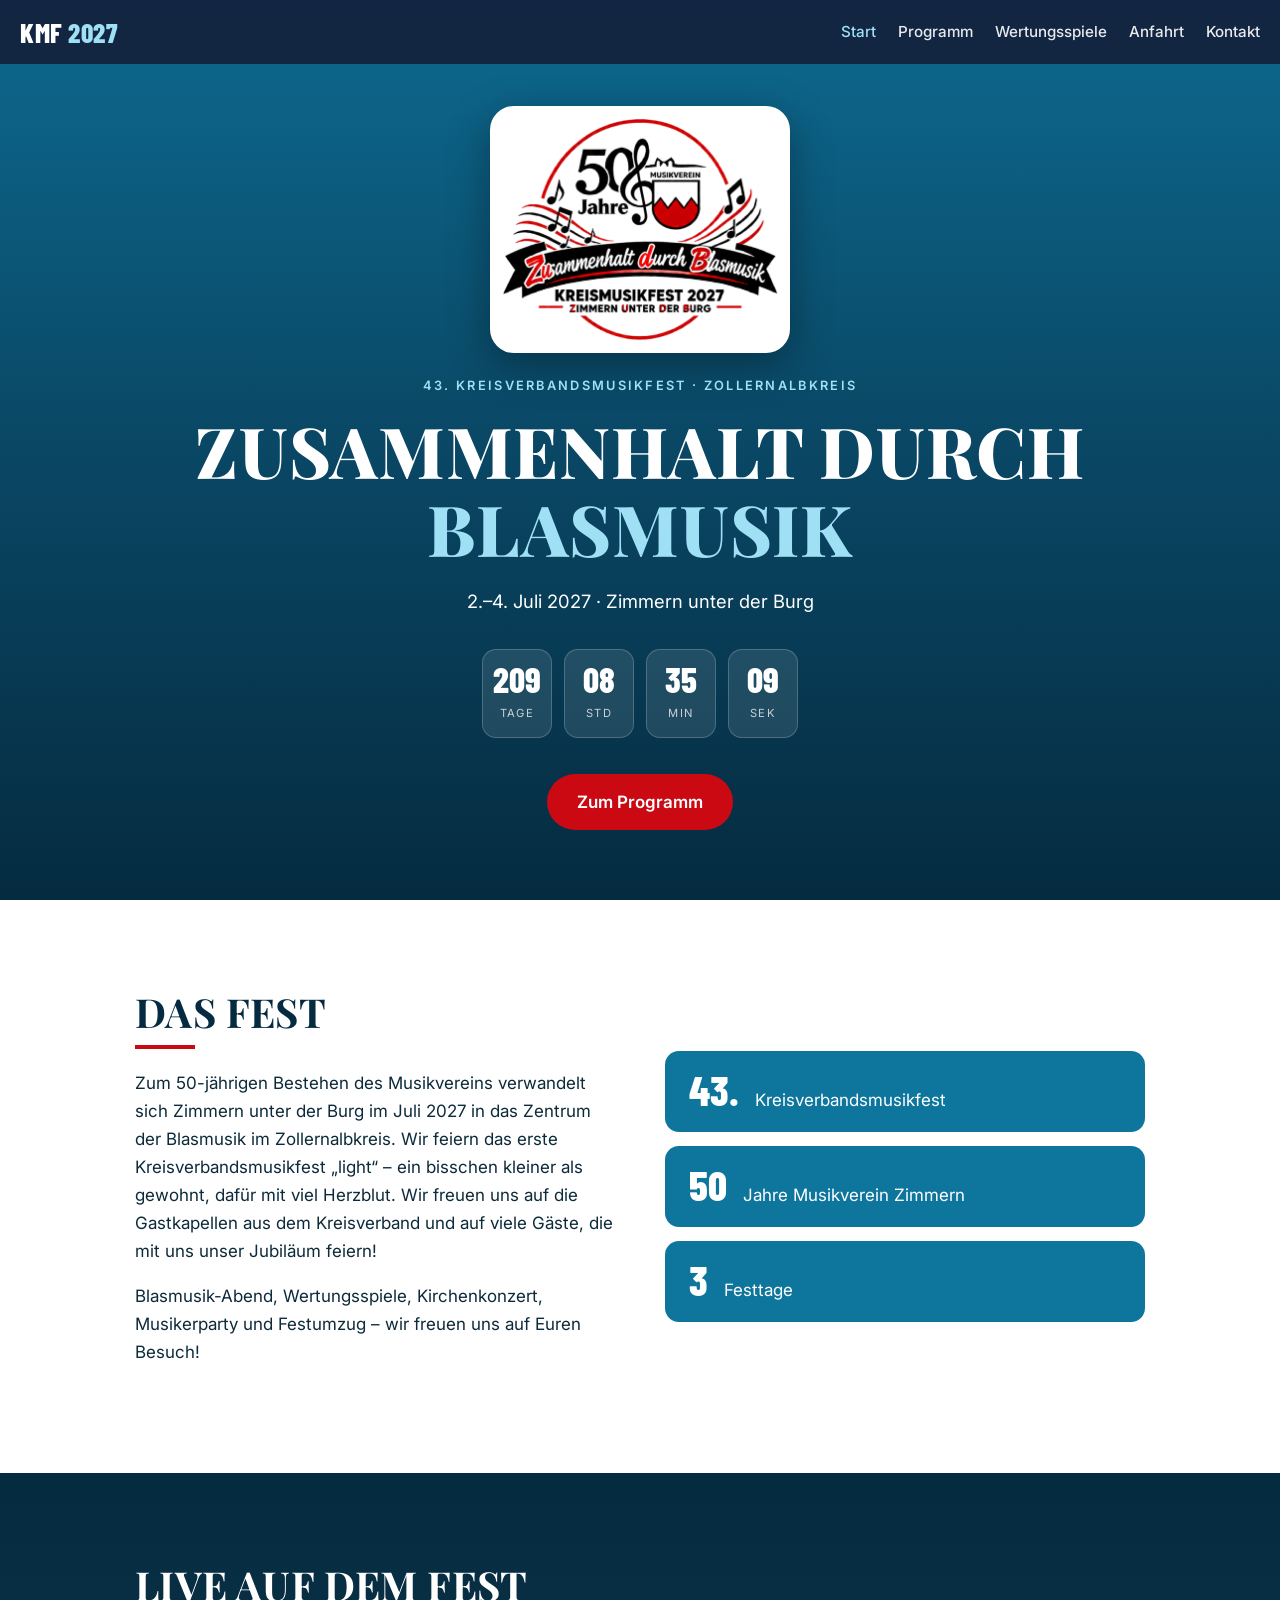
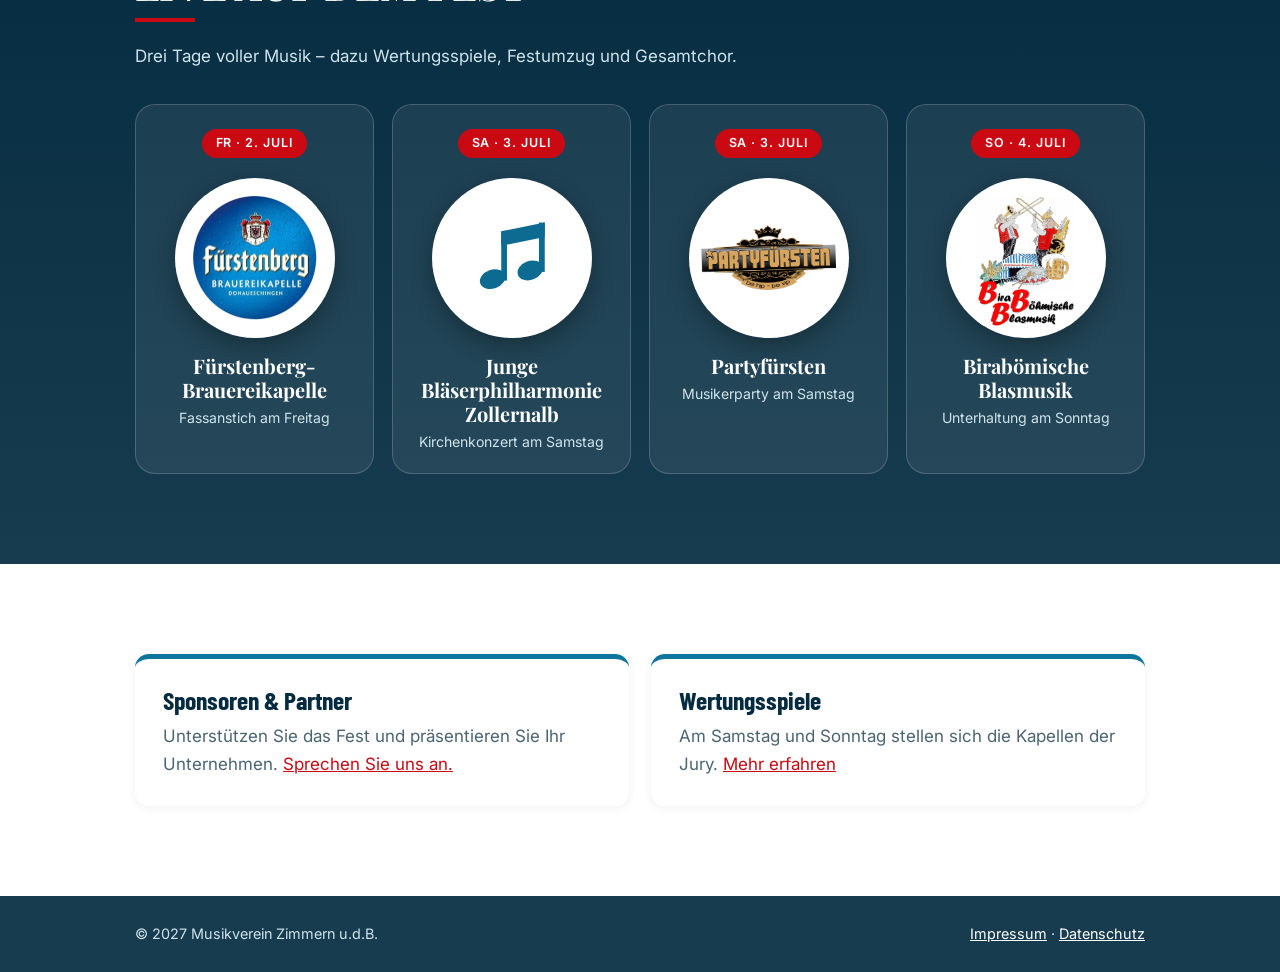
<file: index.html>
<!doctype html>
<html lang="de">
<head>
  <meta charset="utf-8">
  <meta name="viewport" content="width=device-width, initial-scale=1">
  <title>Kreisverbandsmusikfest 2027 – Zimmern unter der Burg</title>
  <meta name="description" content="Kreisverbandsmusikfest 2027 im Zollernalbkreis – ausgerichtet vom Musikverein Zimmern u.d.B.">
  <link rel="preconnect" href="https://fonts.googleapis.com">
  <link rel="preconnect" href="https://fonts.gstatic.com" crossorigin>
  <link href="https://fonts.googleapis.com/css2?family=Barlow+Condensed:wght@600;700;800&family=Playfair+Display:wght@600;700&family=Inter:wght@400;500;600&display=swap" rel="stylesheet">
  <link rel="icon" type="image/png" href="assets/logo.png">
  <link rel="stylesheet" href="css/style.css">
</head>
<body>

<header class="site-header" id="top">
  <a class="brand" href="index.html">KMF <span>2027</span></a>
  <button class="nav-toggle" aria-label="Menü" aria-expanded="false" aria-controls="nav"><span></span><span></span><span></span></button>
  <nav id="nav">
    <a href="index.html" aria-current="page">Start</a>
    <a href="programm.html">Programm</a>
    <a href="wertungsspiele.html">Wertungsspiele</a>
    <a href="anfahrt.html">Anfahrt</a>
    <a href="kontakt.html">Kontakt</a>
  </nav>
</header>

<main>
  <section class="hero">
    <div class="hero-inner">
      <img class="hero-logo" src="assets/logo.png" width="1125" height="913" alt="Logo Kreismusikfest 2027 – 50 Jahre Musikverein Zimmern unter der Burg – Zusammenhalt durch Blasmusik">
      <p class="eyebrow">43. Kreisverbandsmusikfest · Zollernalbkreis</p>
      <h1>Zusammenhalt durch <em>Blasmusik</em></h1>
      <p class="hero-date"><span id="festDateText">2.–4. Juli 2027</span> · Zimmern unter der Burg</p>
      <div class="countdown" id="countdown" data-target="2027-07-02T14:00:00+02:00" aria-live="off">
        <div><b id="cd-d">–</b><small>Tage</small></div>
        <div><b id="cd-h">–</b><small>Std</small></div>
        <div><b id="cd-m">–</b><small>Min</small></div>
        <div><b id="cd-s">–</b><small>Sek</small></div>
      </div>
      <a class="btn" href="programm.html">Zum Programm</a>
    </div>
  </section>

  <section id="fest" class="section">
    <div class="wrap two-col">
      <div>
        <h2>Das Fest</h2>
        <p>Zum 50-jährigen Bestehen des Musikvereins verwandelt sich Zimmern unter der Burg im Juli 2027 in das Zentrum der Blasmusik im Zollernalbkreis. Wir feiern das erste Kreisverbandsmusikfest „light“ – ein bisschen kleiner als gewohnt, dafür mit viel Herzblut. Wir freuen uns auf die Gastkapellen aus dem Kreisverband und auf viele Gäste, die mit uns unser Jubiläum feiern!</p>
        <p>Blasmusik-Abend, Wertungsspiele, Kirchenkonzert, Musikerparty und Festumzug – wir freuen uns auf Euren Besuch!</p>
      </div>
      <ul class="facts">
        <li><b>43.</b><span>Kreisverbandsmusikfest</span></li>
        <li><b>50</b><span>Jahre Musikverein Zimmern</span></li>
        <li><b>3</b><span>Festtage</span></li>
      </ul>
    </div>
  </section>

  <section class="section lineup">
    <div class="wrap">
      <h2>Live auf dem Fest</h2>
      <p class="lead">Drei Tage voller Musik – dazu Wertungsspiele, Festumzug und Gesamtchor.</p>
      <div class="lineup-grid">
        <a class="act" href="programm.html#freitag">
          <span class="act-day">Fr · 2. Juli</span>
          <span class="act-logo"><img src="assets/bands/fuerstenberg.jpg" alt="Fürstenberg-Brauereikapelle Donaueschingen" width="500" height="501" loading="lazy"></span>
          <strong>Fürstenberg-Brauereikapelle</strong>
          <small>Fassanstich am Freitag</small>
        </a>
        <a class="act" href="programm.html#samstag">
          <span class="act-day">Sa · 3. Juli</span>
          <span class="act-logo icon">
            <svg viewBox="0 0 64 64" role="img" aria-label="Noten" fill="currentColor">
              <ellipse cx="19" cy="47" rx="9" ry="6.5" transform="rotate(-20 19 47)"/>
              <ellipse cx="45" cy="41" rx="9" ry="6.5" transform="rotate(-20 45 41)"/>
              <rect x="25" y="14" width="4" height="34"/>
              <rect x="51" y="8" width="4" height="34"/>
              <path d="M25 14L55 8v10L25 24z"/>
            </svg>
          </span>
          <strong>Junge Bläserphilharmonie Zollernalb</strong>
          <small>Kirchenkonzert am Samstag</small>
        </a>
        <a class="act" href="programm.html#samstag">
          <span class="act-day">Sa · 3. Juli</span>
          <span class="act-logo wide"><img src="assets/bands/partyfuersten.png" alt="Partyfürsten – be hip, be vip" width="700" height="338" loading="lazy"></span>
          <strong>Partyfürsten</strong>
          <small>Musikerparty am Samstag</small>
        </a>
        <a class="act" href="programm.html#sonntag">
          <span class="act-day">So · 4. Juli</span>
          <span class="act-logo"><img src="assets/bands/birabboehmische.jpg" alt="Birabömische Blasmusik" width="600" height="801" loading="lazy"></span>
          <strong>Birabömische Blasmusik</strong>
          <small>Unterhaltung am Sonntag</small>
        </a>
      </div>
    </div>
  </section>

  <section id="partner" class="section">
    <div class="wrap cards">
      <div class="card"><h3>Sponsoren &amp; Partner</h3><p>Unterstützen Sie das Fest und präsentieren Sie Ihr Unternehmen. <a href="kontakt.html">Sprechen Sie uns an.</a></p></div>
      <div class="card"><h3>Wertungsspiele</h3><p>Am Samstag und Sonntag stellen sich die Kapellen der Jury. <a href="wertungsspiele.html">Mehr erfahren</a></p></div>
    </div>
  </section>
</main>

<footer>
  <div class="wrap">
    <span>© 2027 Musikverein Zimmern u.d.B.</span>
    <span><a href="impressum.html">Impressum</a> · <a href="datenschutz.html">Datenschutz</a></span>
  </div>
</footer>

<script src="js/main.js"></script>
</body>
</html>
</file>
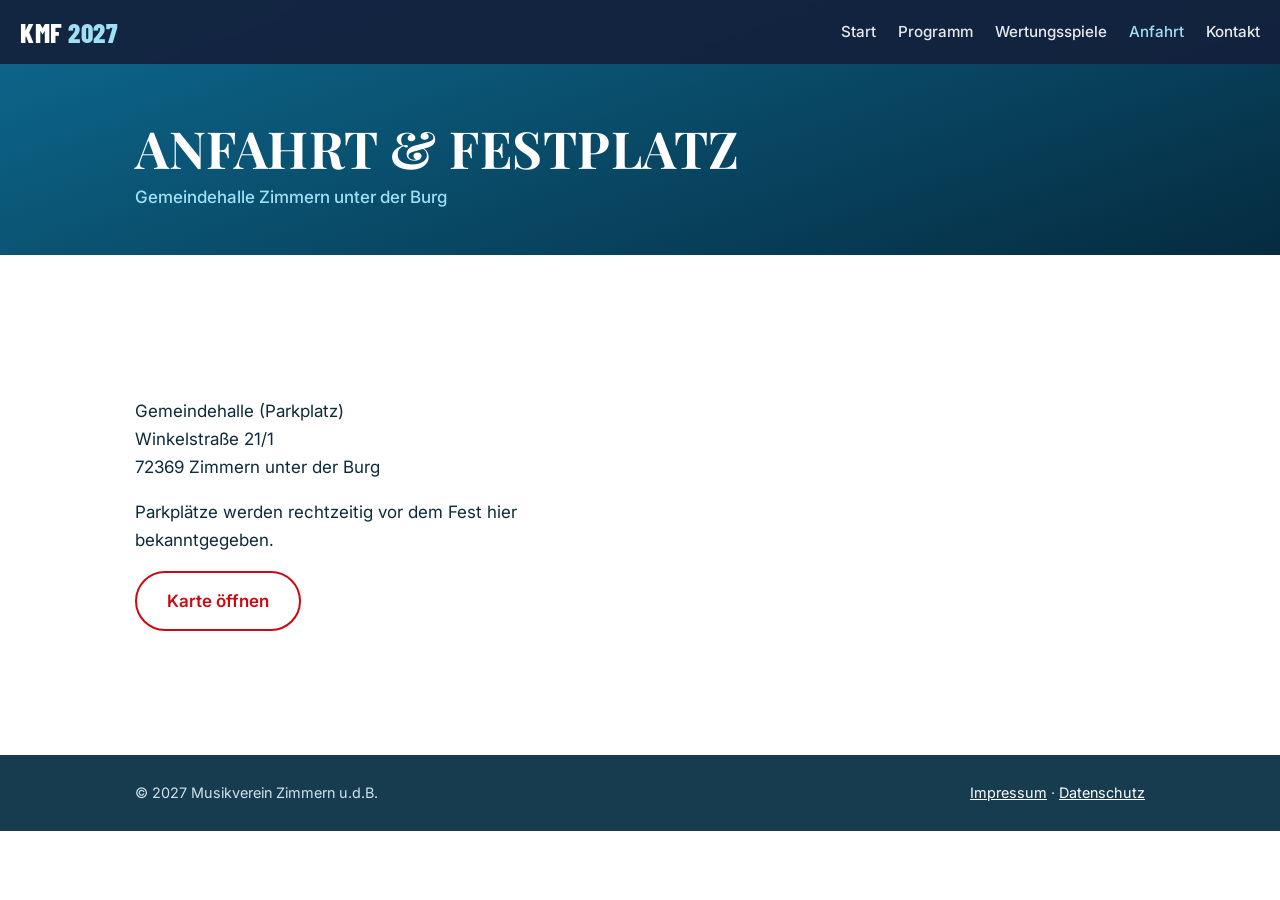
<file: anfahrt.html>
<!doctype html>
<html lang="de">
<head>
  <meta charset="utf-8">
  <meta name="viewport" content="width=device-width, initial-scale=1">
  <title>Anfahrt – KMF 2027</title>
  <meta name="description" content="Anfahrt und Festplatz: Gemeindehalle, Winkelstraße 21/1, 72369 Zimmern unter der Burg.">
  <link rel="preconnect" href="https://fonts.googleapis.com">
  <link rel="preconnect" href="https://fonts.gstatic.com" crossorigin>
  <link href="https://fonts.googleapis.com/css2?family=Barlow+Condensed:wght@600;700;800&family=Playfair+Display:wght@600;700&family=Inter:wght@400;500;600&display=swap" rel="stylesheet">
  <link rel="icon" type="image/png" href="assets/logo.png">
  <link rel="stylesheet" href="css/style.css">
</head>
<body>

<header class="site-header" id="top">
  <a class="brand" href="index.html">KMF <span>2027</span></a>
  <button class="nav-toggle" aria-label="Menü" aria-expanded="false" aria-controls="nav"><span></span><span></span><span></span></button>
  <nav id="nav">
    <a href="index.html">Start</a>
    <a href="programm.html">Programm</a>
    <a href="wertungsspiele.html">Wertungsspiele</a>
    <a href="anfahrt.html" aria-current="page">Anfahrt</a>
    <a href="kontakt.html">Kontakt</a>
  </nav>
</header>

<main>
  <div class="page-head"><div class="wrap"><h1>Anfahrt &amp; Festplatz</h1><p>Gemeindehalle Zimmern unter der Burg</p></div></div>

  <section class="section">
    <div class="wrap two-col">
      <div>
        <p>Gemeindehalle (Parkplatz)<br>Winkelstraße 21/1<br>72369 Zimmern unter der Burg</p>
        <p>Parkplätze werden rechtzeitig vor dem Fest hier bekanntgegeben.</p>
        <a class="btn ghost" href="https://www.openstreetmap.org/search?query=Winkelstra%C3%9Fe%2021%2F1%2C%2072369%20Zimmern%20unter%20der%20Burg" target="_blank" rel="noopener">Karte öffnen</a>
      </div>
      <iframe class="map" title="Karte Zimmern unter der Burg" loading="lazy"
        src="https://www.openstreetmap.org/export/embed.html?bbox=8.7068%2C48.2168%2C8.7228%2C48.2248&amp;layer=mapnik&amp;marker=48.22083%2C8.71483"></iframe>
    </div>
  </section>
</main>

<footer>
  <div class="wrap">
    <span>© 2027 Musikverein Zimmern u.d.B.</span>
    <span><a href="impressum.html">Impressum</a> · <a href="datenschutz.html">Datenschutz</a></span>
  </div>
</footer>

<script src="js/main.js"></script>
</body>
</html>
</file>
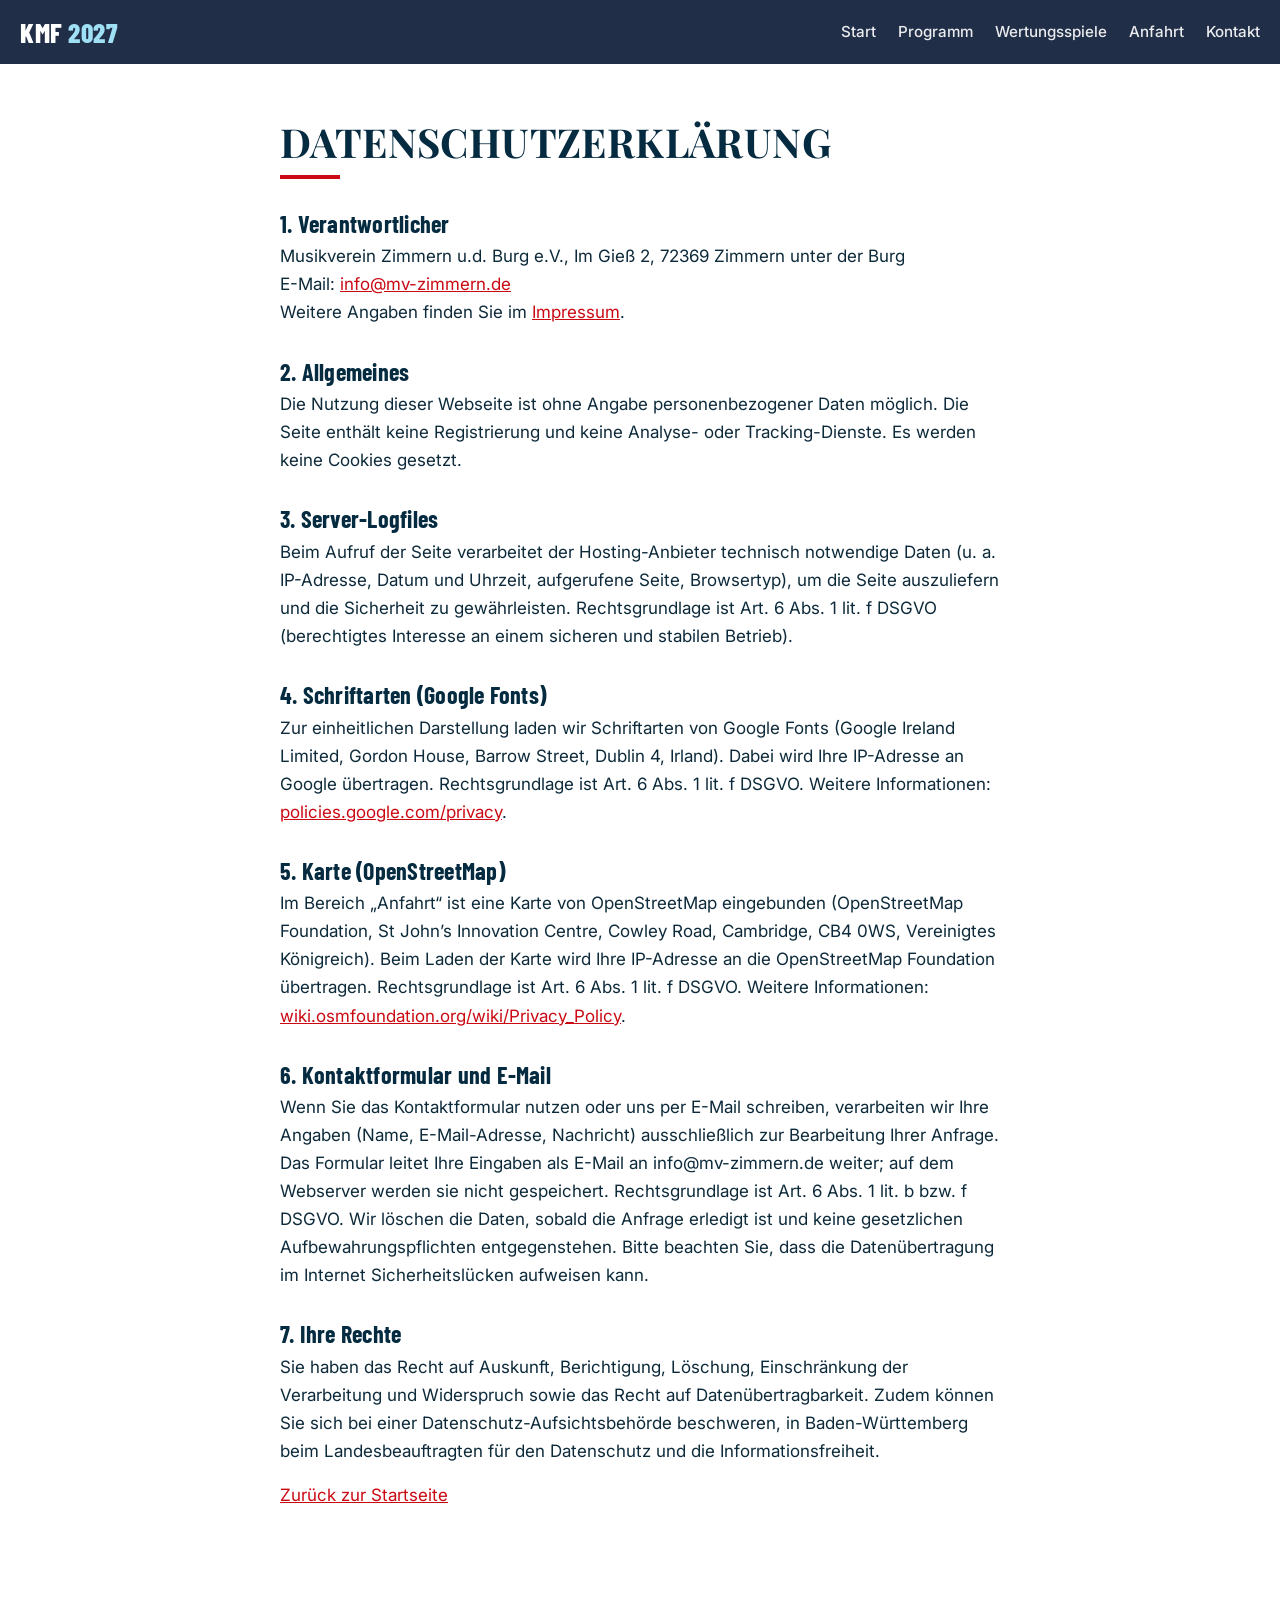
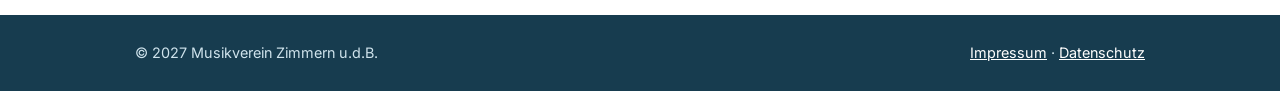
<file: datenschutz.html>
<!doctype html>
<html lang="de">
<head>
  <meta charset="utf-8">
  <meta name="viewport" content="width=device-width, initial-scale=1">
  <title>Datenschutz – KMF 2027</title>
  <link rel="preconnect" href="https://fonts.googleapis.com">
  <link rel="preconnect" href="https://fonts.gstatic.com" crossorigin>
  <link href="https://fonts.googleapis.com/css2?family=Barlow+Condensed:wght@600;700;800&family=Playfair+Display:wght@600;700&family=Inter:wght@400;500;600&display=swap" rel="stylesheet">
  <link rel="icon" type="image/png" href="assets/logo.png">
  <link rel="stylesheet" href="css/style.css">
</head>
<body>
<header class="site-header" id="top">
  <a class="brand" href="index.html">KMF <span>2027</span></a>
  <button class="nav-toggle" aria-label="Menü" aria-expanded="false" aria-controls="nav"><span></span><span></span><span></span></button>
  <nav id="nav">
    <a href="index.html">Start</a>
    <a href="programm.html">Programm</a>
    <a href="wertungsspiele.html">Wertungsspiele</a>
    <a href="anfahrt.html">Anfahrt</a>
    <a href="kontakt.html">Kontakt</a>
  </nav>
</header>
<main class="section" style="padding-top:120px">
  <div class="wrap legal">
    <h2>Datenschutzerklärung</h2>

    <h3>1. Verantwortlicher</h3>
    <p>Musikverein Zimmern u.d. Burg e.V., Im Gieß 2, 72369 Zimmern unter der Burg<br>E-Mail: <a href="mailto:info@mv-zimmern.de">info@mv-zimmern.de</a><br>Weitere Angaben finden Sie im <a href="impressum.html">Impressum</a>.</p>

    <h3>2. Allgemeines</h3>
    <p>Die Nutzung dieser Webseite ist ohne Angabe personenbezogener Daten möglich. Die Seite enthält keine Registrierung und keine Analyse- oder Tracking-Dienste. Es werden keine Cookies gesetzt.</p>

    <h3>3. Server-Logfiles</h3>
    <p>Beim Aufruf der Seite verarbeitet der Hosting-Anbieter technisch notwendige Daten (u. a. IP-Adresse, Datum und Uhrzeit, aufgerufene Seite, Browsertyp), um die Seite auszuliefern und die Sicherheit zu gewährleisten. Rechtsgrundlage ist Art. 6 Abs. 1 lit. f DSGVO (berechtigtes Interesse an einem sicheren und stabilen Betrieb).</p>

    <h3>4. Schriftarten (Google Fonts)</h3>
    <p>Zur einheitlichen Darstellung laden wir Schriftarten von Google Fonts (Google Ireland Limited, Gordon House, Barrow Street, Dublin 4, Irland). Dabei wird Ihre IP-Adresse an Google übertragen. Rechtsgrundlage ist Art. 6 Abs. 1 lit. f DSGVO. Weitere Informationen: <a href="https://policies.google.com/privacy" target="_blank" rel="noopener">policies.google.com/privacy</a>.</p>

    <h3>5. Karte (OpenStreetMap)</h3>
    <p>Im Bereich „Anfahrt“ ist eine Karte von OpenStreetMap eingebunden (OpenStreetMap Foundation, St John’s Innovation Centre, Cowley Road, Cambridge, CB4 0WS, Vereinigtes Königreich). Beim Laden der Karte wird Ihre IP-Adresse an die OpenStreetMap Foundation übertragen. Rechtsgrundlage ist Art. 6 Abs. 1 lit. f DSGVO. Weitere Informationen: <a href="https://wiki.osmfoundation.org/wiki/Privacy_Policy" target="_blank" rel="noopener">wiki.osmfoundation.org/wiki/Privacy_Policy</a>.</p>

    <h3>6. Kontaktformular und E-Mail</h3>
    <p>Wenn Sie das Kontaktformular nutzen oder uns per E-Mail schreiben, verarbeiten wir Ihre Angaben (Name, E-Mail-Adresse, Nachricht) ausschließlich zur Bearbeitung Ihrer Anfrage. Das Formular leitet Ihre Eingaben als E-Mail an info@mv-zimmern.de weiter; auf dem Webserver werden sie nicht gespeichert. Rechtsgrundlage ist Art. 6 Abs. 1 lit. b bzw. f DSGVO. Wir löschen die Daten, sobald die Anfrage erledigt ist und keine gesetzlichen Aufbewahrungspflichten entgegenstehen. Bitte beachten Sie, dass die Datenübertragung im Internet Sicherheitslücken aufweisen kann.</p>

    <h3>7. Ihre Rechte</h3>
    <p>Sie haben das Recht auf Auskunft, Berichtigung, Löschung, Einschränkung der Verarbeitung und Widerspruch sowie das Recht auf Datenübertragbarkeit. Zudem können Sie sich bei einer Datenschutz-Aufsichtsbehörde beschweren, in Baden-Württemberg beim Landesbeauftragten für den Datenschutz und die Informationsfreiheit.</p>

    <p><a href="index.html">Zurück zur Startseite</a></p>
  </div>
</main>
<footer>
  <div class="wrap">
    <span>© 2027 Musikverein Zimmern u.d.B.</span>
    <span><a href="impressum.html">Impressum</a> · <a href="datenschutz.html">Datenschutz</a></span>
  </div>
</footer>

<script src="js/main.js"></script>
</body>
</html>
</file>
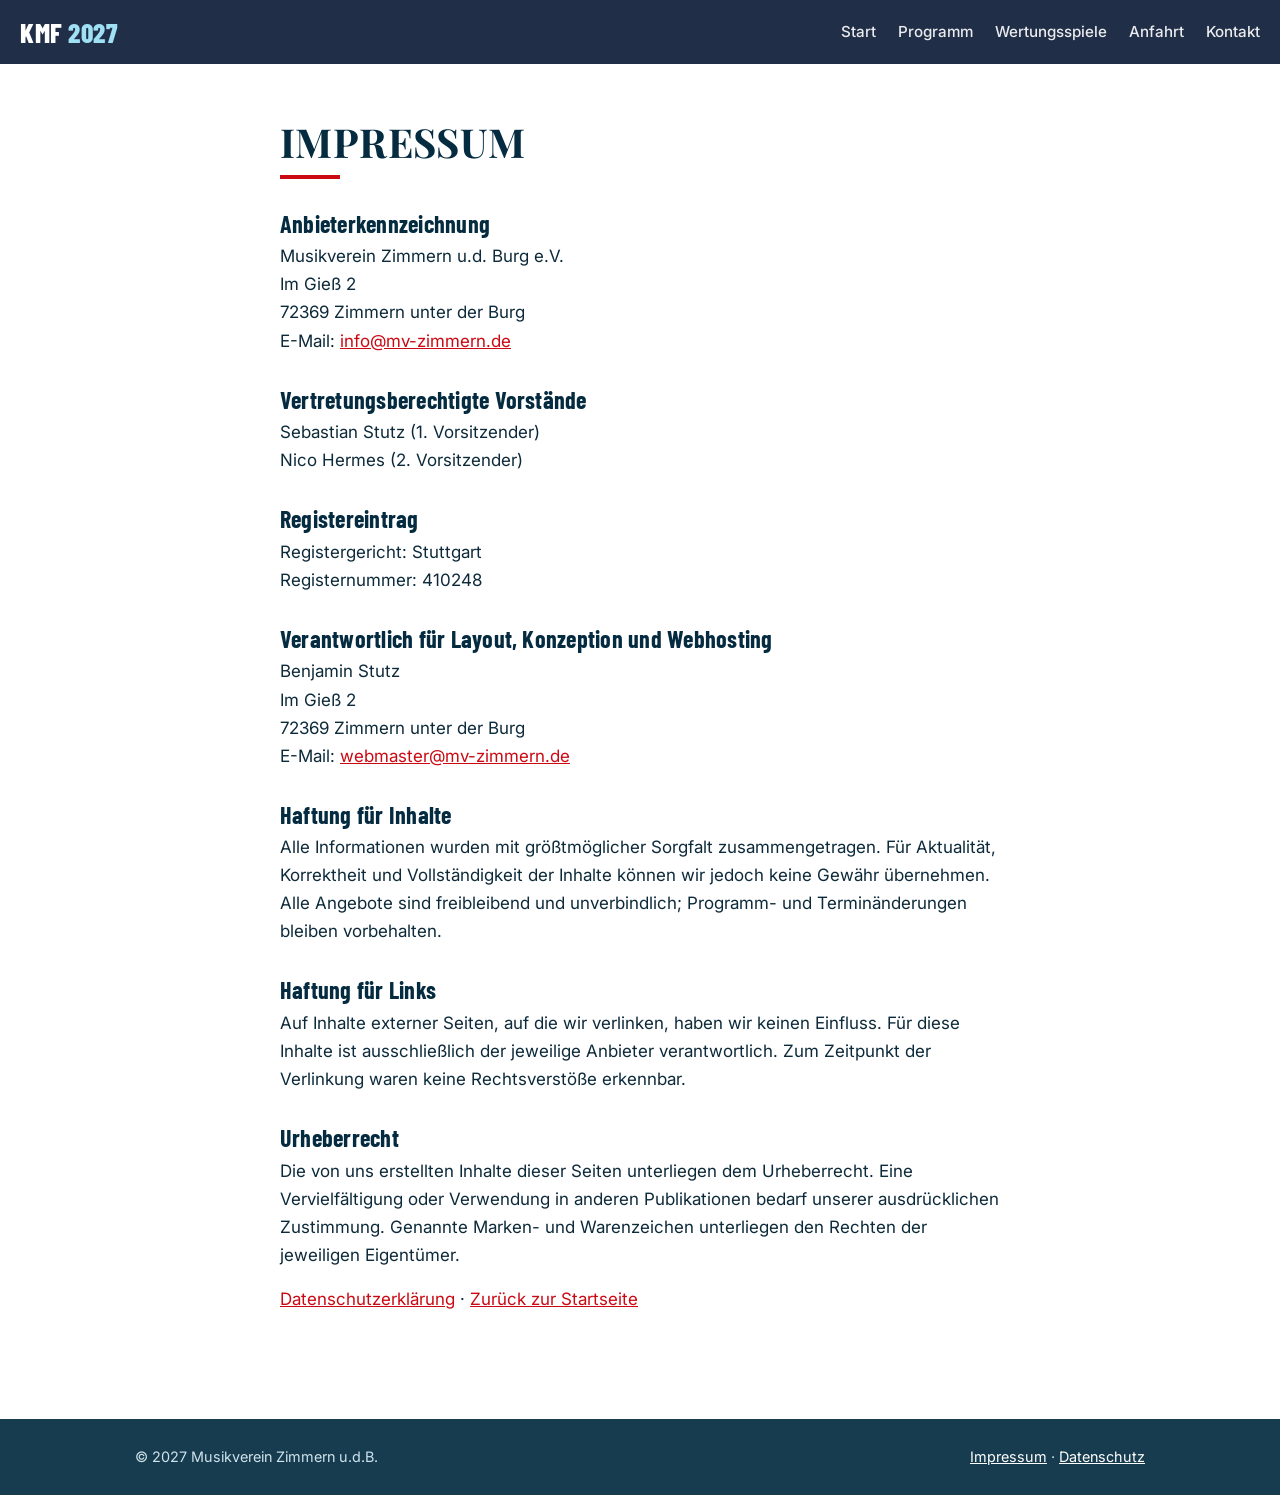
<file: impressum.html>
<!doctype html>
<html lang="de">
<head>
  <meta charset="utf-8">
  <meta name="viewport" content="width=device-width, initial-scale=1">
  <title>Impressum – KMF 2027</title>
  <link rel="preconnect" href="https://fonts.googleapis.com">
  <link rel="preconnect" href="https://fonts.gstatic.com" crossorigin>
  <link href="https://fonts.googleapis.com/css2?family=Barlow+Condensed:wght@600;700;800&family=Playfair+Display:wght@600;700&family=Inter:wght@400;500;600&display=swap" rel="stylesheet">
  <link rel="icon" type="image/png" href="assets/logo.png">
  <link rel="stylesheet" href="css/style.css">
</head>
<body>
<header class="site-header" id="top">
  <a class="brand" href="index.html">KMF <span>2027</span></a>
  <button class="nav-toggle" aria-label="Menü" aria-expanded="false" aria-controls="nav"><span></span><span></span><span></span></button>
  <nav id="nav">
    <a href="index.html">Start</a>
    <a href="programm.html">Programm</a>
    <a href="wertungsspiele.html">Wertungsspiele</a>
    <a href="anfahrt.html">Anfahrt</a>
    <a href="kontakt.html">Kontakt</a>
  </nav>
</header>
<main class="section" style="padding-top:120px">
  <div class="wrap legal">
    <h2>Impressum</h2>

    <h3>Anbieterkennzeichnung</h3>
    <p>Musikverein Zimmern u.d. Burg e.V.<br>Im Gieß 2<br>72369 Zimmern unter der Burg<br>E-Mail: <a href="mailto:info@mv-zimmern.de">info@mv-zimmern.de</a></p>

    <h3>Vertretungsberechtigte Vorstände</h3>
    <p>Sebastian Stutz (1. Vorsitzender)<br>Nico Hermes (2. Vorsitzender)</p>

    <h3>Registereintrag</h3>
    <p>Registergericht: Stuttgart<br>Registernummer: 410248</p>

    <h3>Verantwortlich für Layout, Konzeption und Webhosting</h3>
    <p>Benjamin Stutz<br>Im Gieß 2<br>72369 Zimmern unter der Burg<br>E-Mail: <a href="mailto:webmaster@mv-zimmern.de">webmaster@mv-zimmern.de</a></p>

    <h3>Haftung für Inhalte</h3>
    <p>Alle Informationen wurden mit größtmöglicher Sorgfalt zusammengetragen. Für Aktualität, Korrektheit und Vollständigkeit der Inhalte können wir jedoch keine Gewähr übernehmen. Alle Angebote sind freibleibend und unverbindlich; Programm- und Terminänderungen bleiben vorbehalten.</p>

    <h3>Haftung für Links</h3>
    <p>Auf Inhalte externer Seiten, auf die wir verlinken, haben wir keinen Einfluss. Für diese Inhalte ist ausschließlich der jeweilige Anbieter verantwortlich. Zum Zeitpunkt der Verlinkung waren keine Rechtsverstöße erkennbar.</p>

    <h3>Urheberrecht</h3>
    <p>Die von uns erstellten Inhalte dieser Seiten unterliegen dem Urheberrecht. Eine Vervielfältigung oder Verwendung in anderen Publikationen bedarf unserer ausdrücklichen Zustimmung. Genannte Marken- und Warenzeichen unterliegen den Rechten der jeweiligen Eigentümer.</p>

    <p><a href="datenschutz.html">Datenschutzerklärung</a> · <a href="index.html">Zurück zur Startseite</a></p>
  </div>
</main>
<footer>
  <div class="wrap">
    <span>© 2027 Musikverein Zimmern u.d.B.</span>
    <span><a href="impressum.html">Impressum</a> · <a href="datenschutz.html">Datenschutz</a></span>
  </div>
</footer>

<script src="js/main.js"></script>
</body>
</html>
</file>
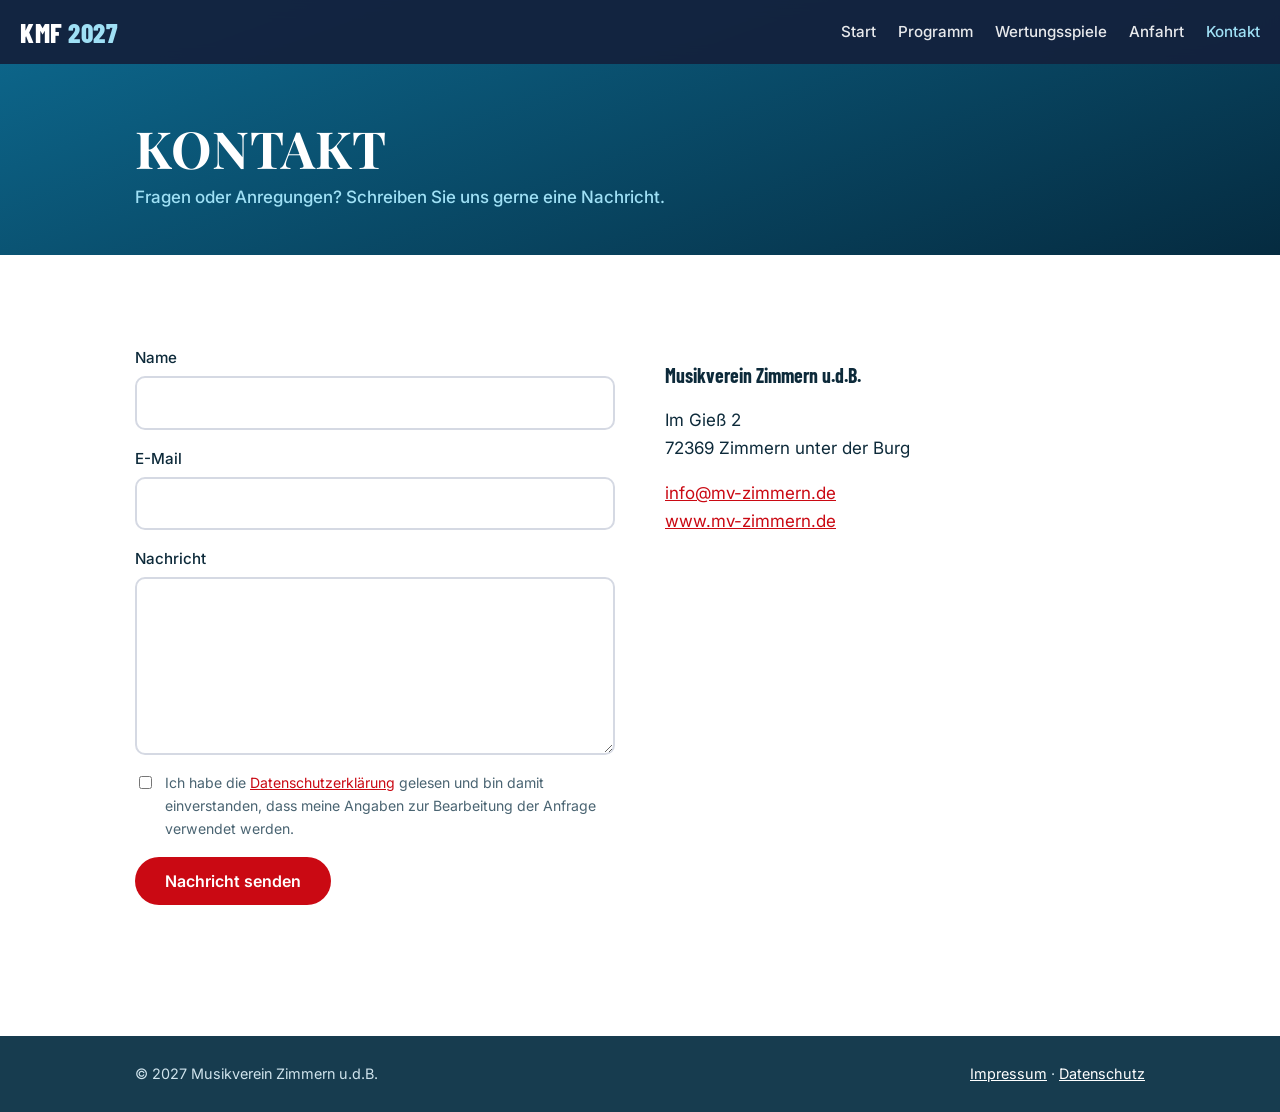
<file: kontakt.html>
<!doctype html>
<html lang="de">
<head>
  <meta charset="utf-8">
  <meta name="viewport" content="width=device-width, initial-scale=1">
  <title>Kontakt – KMF 2027</title>
  <meta name="description" content="Kontaktformular des Kreisverbandsmusikfests 2027.">
  <link rel="preconnect" href="https://fonts.googleapis.com">
  <link rel="preconnect" href="https://fonts.gstatic.com" crossorigin>
  <link href="https://fonts.googleapis.com/css2?family=Barlow+Condensed:wght@600;700;800&family=Playfair+Display:wght@600;700&family=Inter:wght@400;500;600&display=swap" rel="stylesheet">
  <link rel="icon" type="image/png" href="assets/logo.png">
  <link rel="stylesheet" href="css/style.css">
</head>
<body>

<header class="site-header" id="top">
  <a class="brand" href="index.html">KMF <span>2027</span></a>
  <button class="nav-toggle" aria-label="Menü" aria-expanded="false" aria-controls="nav"><span></span><span></span><span></span></button>
  <nav id="nav">
    <a href="index.html">Start</a>
    <a href="programm.html">Programm</a>
    <a href="wertungsspiele.html">Wertungsspiele</a>
    <a href="anfahrt.html">Anfahrt</a>
    <a href="kontakt.html" aria-current="page">Kontakt</a>
  </nav>
</header>

<main>
  <div class="page-head"><div class="wrap"><h1>Kontakt</h1><p>Fragen oder Anregungen? Schreiben Sie uns gerne eine Nachricht.</p></div></div>

  <section class="section">
    <div class="wrap two-col top">
      <form id="contactForm" class="form" action="kontakt.php" method="post">
        <label>Name
          <input type="text" name="name" required maxlength="100" autocomplete="name">
        </label>
        <label>E-Mail
          <input type="email" name="email" required maxlength="150" autocomplete="email">
        </label>
        <label>Nachricht
          <textarea name="message" rows="6" required maxlength="3000"></textarea>
        </label>
        <!-- Honeypot gegen Spam: muss leer bleiben -->
        <div class="hp" aria-hidden="true"><label>Webseite<input type="text" name="website" tabindex="-1" autocomplete="off"></label></div>
        <label class="check">
          <input type="checkbox" name="privacy" required>
          <span>Ich habe die <a href="datenschutz.html" target="_blank">Datenschutzerklärung</a> gelesen und bin damit einverstanden, dass meine Angaben zur Bearbeitung der Anfrage verwendet werden.</span>
        </label>
        <button class="btn" type="submit">Nachricht senden</button>
        <p class="form-status" id="formStatus" role="status" aria-live="polite"></p>
      </form>
      <div>
        <h3>Musikverein Zimmern u.d.B.</h3>
        <p>Im Gieß 2<br>72369 Zimmern unter der Burg</p>
        <p><a href="mailto:info@mv-zimmern.de">info@mv-zimmern.de</a><br><a href="https://www.mv-zimmern.de/" target="_blank" rel="noopener">www.mv-zimmern.de</a></p>
      </div>
    </div>
  </section>
</main>

<footer>
  <div class="wrap">
    <span>© 2027 Musikverein Zimmern u.d.B.</span>
    <span><a href="impressum.html">Impressum</a> · <a href="datenschutz.html">Datenschutz</a></span>
  </div>
</footer>

<script src="js/main.js"></script>
</body>
</html>
</file>
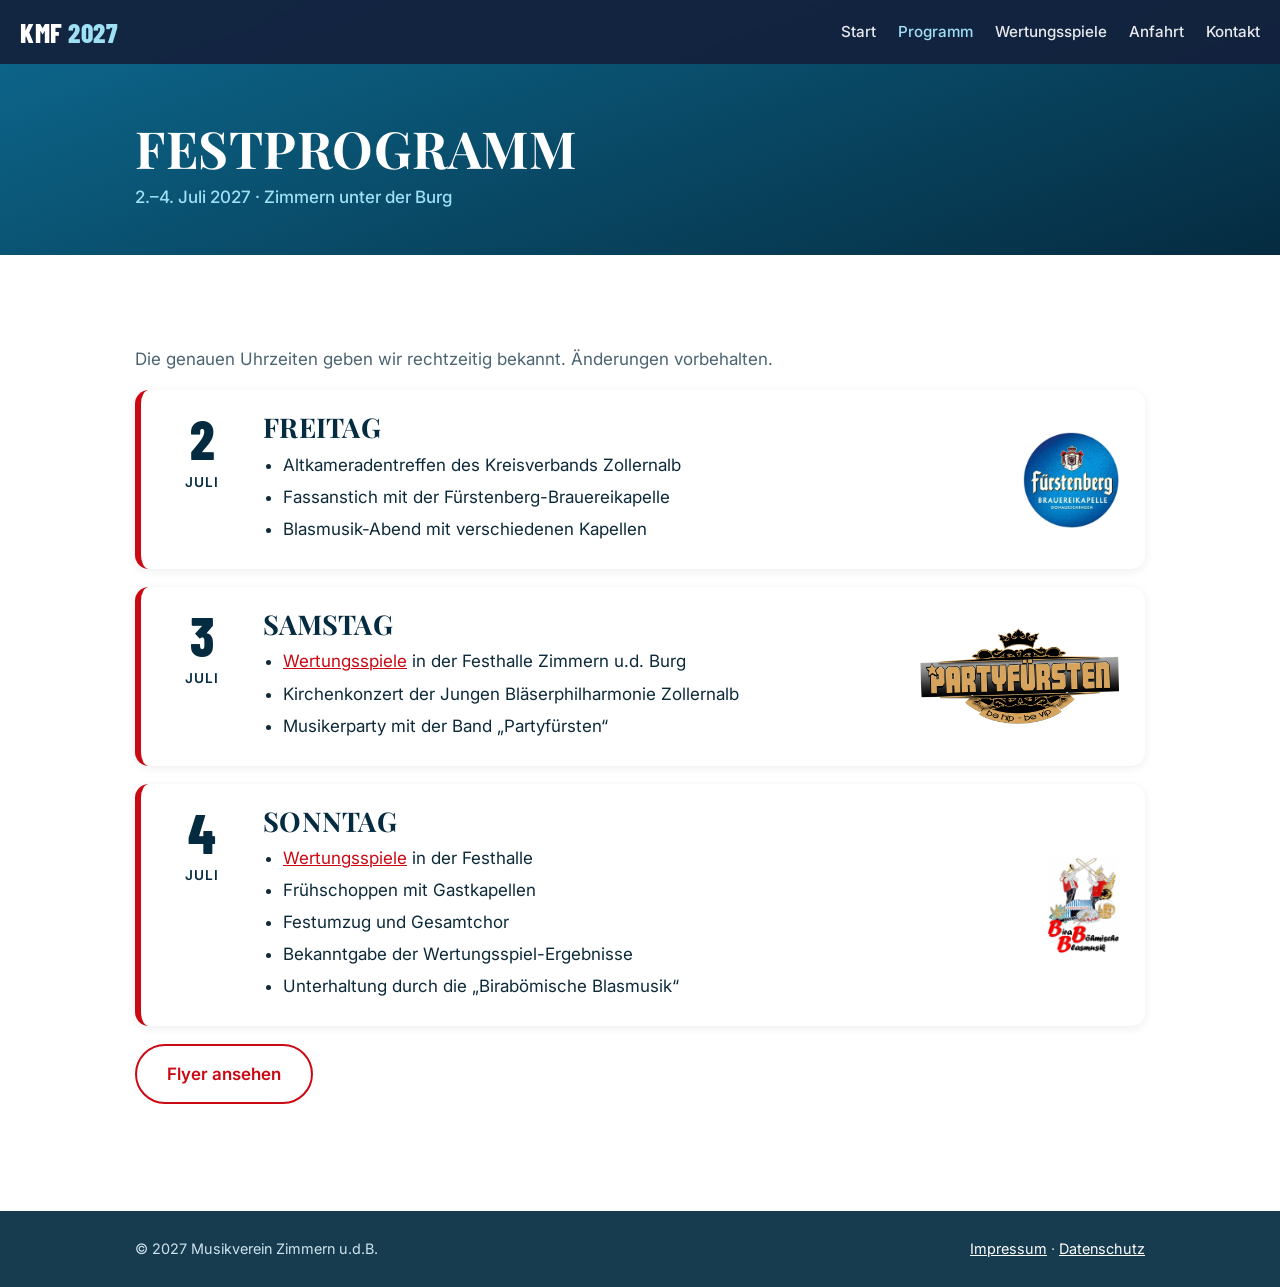
<file: programm.html>
<!doctype html>
<html lang="de">
<head>
  <meta charset="utf-8">
  <meta name="viewport" content="width=device-width, initial-scale=1">
  <title>Festprogramm – KMF 2027</title>
  <meta name="description" content="Das Programm des Kreisverbandsmusikfests 2027 vom 2. bis 4. Juli in Zimmern unter der Burg.">
  <link rel="preconnect" href="https://fonts.googleapis.com">
  <link rel="preconnect" href="https://fonts.gstatic.com" crossorigin>
  <link href="https://fonts.googleapis.com/css2?family=Barlow+Condensed:wght@600;700;800&family=Playfair+Display:wght@600;700&family=Inter:wght@400;500;600&display=swap" rel="stylesheet">
  <link rel="icon" type="image/png" href="assets/logo.png">
  <link rel="stylesheet" href="css/style.css">
</head>
<body>

<header class="site-header" id="top">
  <a class="brand" href="index.html">KMF <span>2027</span></a>
  <button class="nav-toggle" aria-label="Menü" aria-expanded="false" aria-controls="nav"><span></span><span></span><span></span></button>
  <nav id="nav">
    <a href="index.html">Start</a>
    <a href="programm.html" aria-current="page">Programm</a>
    <a href="wertungsspiele.html">Wertungsspiele</a>
    <a href="anfahrt.html">Anfahrt</a>
    <a href="kontakt.html">Kontakt</a>
  </nav>
</header>

<main>
  <div class="page-head"><div class="wrap"><h1>Festprogramm</h1><p>2.–4. Juli 2027 · Zimmern unter der Burg</p></div></div>

  <section class="section">
    <div class="wrap">
      <p class="note">Die genauen Uhrzeiten geben wir rechtzeitig bekannt. Änderungen vorbehalten.</p>

      <article class="day-card" id="freitag">
        <div class="date"><b>2</b><span>Juli</span></div>
        <div>
          <h2>Freitag</h2>
          <ul>
            <li>Altkameradentreffen des Kreisverbands Zollernalb</li>
            <li>Fassanstich mit der Fürstenberg-Brauereikapelle</li>
            <li>Blasmusik-Abend mit verschiedenen Kapellen</li>
          </ul>
        </div>
        <div class="day-logos"><img src="assets/bands/fuerstenberg.jpg" alt="Fürstenberg-Brauereikapelle Donaueschingen" width="500" height="501" loading="lazy"></div>
      </article>

      <article class="day-card" id="samstag">
        <div class="date"><b>3</b><span>Juli</span></div>
        <div>
          <h2>Samstag</h2>
          <ul>
            <li><a href="wertungsspiele.html">Wertungsspiele</a> in der Festhalle Zimmern u.d. Burg</li>
            <li>Kirchenkonzert der Jungen Bläserphilharmonie Zollernalb</li>
            <li>Musikerparty mit der Band „Partyfürsten“</li>
          </ul>
        </div>
        <div class="day-logos"><img src="assets/bands/partyfuersten.png" alt="Partyfürsten – be hip, be vip" width="700" height="338" loading="lazy"></div>
      </article>

      <article class="day-card" id="sonntag">
        <div class="date"><b>4</b><span>Juli</span></div>
        <div>
          <h2>Sonntag</h2>
          <ul>
            <li><a href="wertungsspiele.html">Wertungsspiele</a> in der Festhalle</li>
            <li>Frühschoppen mit Gastkapellen</li>
            <li>Festumzug und Gesamtchor</li>
            <li>Bekanntgabe der Wertungsspiel-Ergebnisse</li>
            <li>Unterhaltung durch die „Birabömische Blasmusik“</li>
          </ul>
        </div>
        <div class="day-logos"><img src="assets/bands/birabboehmische.jpg" alt="Birabömische Blasmusik" width="600" height="801" loading="lazy"></div>
      </article>

      <p><a class="btn ghost" href="assets/flyer.webp" target="_blank" rel="noopener">Flyer ansehen</a></p>
    </div>
  </section>
</main>

<footer>
  <div class="wrap">
    <span>© 2027 Musikverein Zimmern u.d.B.</span>
    <span><a href="impressum.html">Impressum</a> · <a href="datenschutz.html">Datenschutz</a></span>
  </div>
</footer>

<script src="js/main.js"></script>
</body>
</html>
</file>
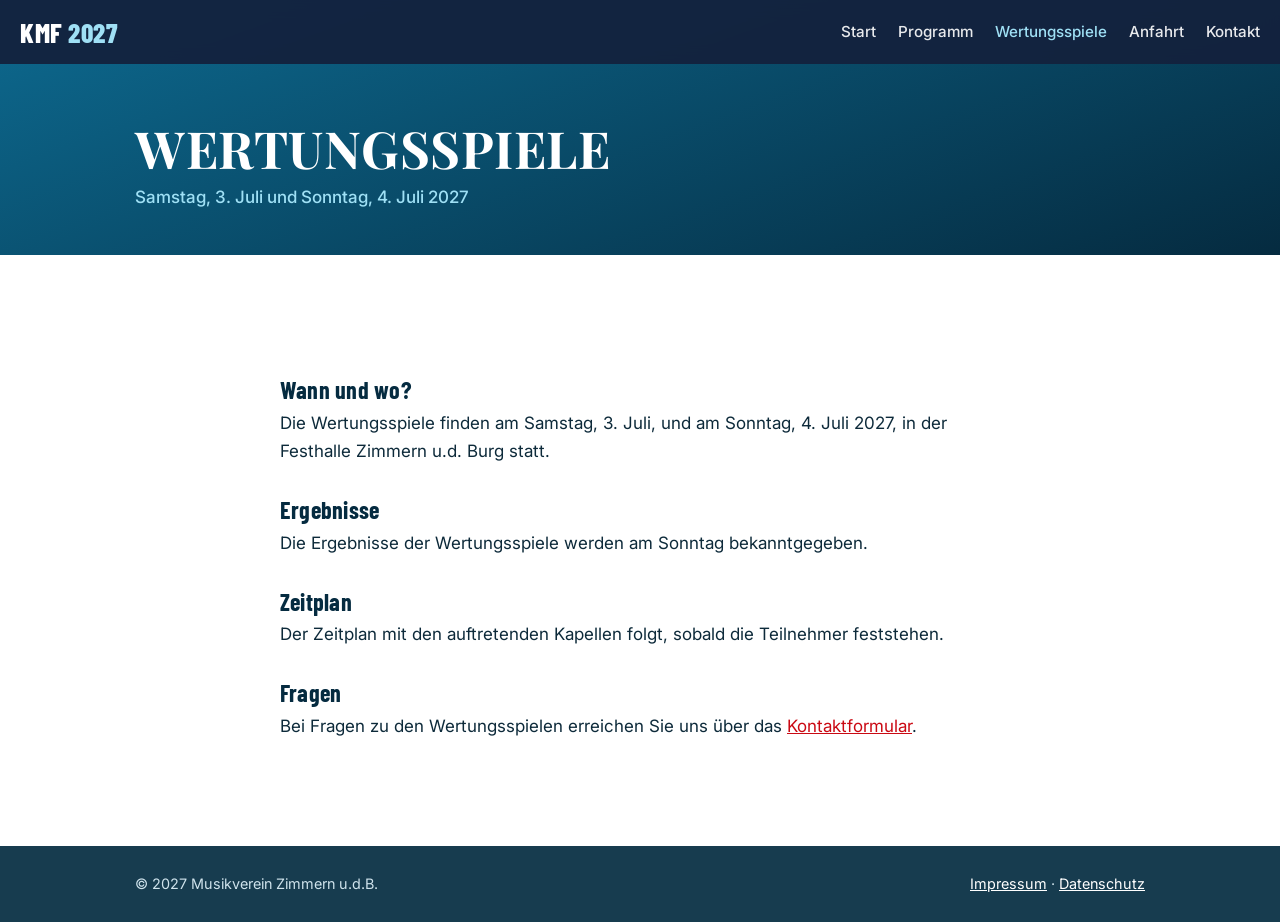
<file: wertungsspiele.html>
<!doctype html>
<html lang="de">
<head>
  <meta charset="utf-8">
  <meta name="viewport" content="width=device-width, initial-scale=1">
  <title>Wertungsspiele – KMF 2027</title>
  <meta name="description" content="Infos zu den Wertungsspielen beim Kreisverbandsmusikfest 2027.">
  <link rel="preconnect" href="https://fonts.googleapis.com">
  <link rel="preconnect" href="https://fonts.gstatic.com" crossorigin>
  <link href="https://fonts.googleapis.com/css2?family=Barlow+Condensed:wght@600;700;800&family=Playfair+Display:wght@600;700&family=Inter:wght@400;500;600&display=swap" rel="stylesheet">
  <link rel="icon" type="image/png" href="assets/logo.png">
  <link rel="stylesheet" href="css/style.css">
</head>
<body>

<header class="site-header" id="top">
  <a class="brand" href="index.html">KMF <span>2027</span></a>
  <button class="nav-toggle" aria-label="Menü" aria-expanded="false" aria-controls="nav"><span></span><span></span><span></span></button>
  <nav id="nav">
    <a href="index.html">Start</a>
    <a href="programm.html">Programm</a>
    <a href="wertungsspiele.html" aria-current="page">Wertungsspiele</a>
    <a href="anfahrt.html">Anfahrt</a>
    <a href="kontakt.html">Kontakt</a>
  </nav>
</header>

<main>
  <div class="page-head"><div class="wrap"><h1>Wertungsspiele</h1><p>Samstag, 3. Juli und Sonntag, 4. Juli 2027</p></div></div>

  <section class="section">
    <div class="wrap legal">
      <!-- TODO: Mit dem Verein ergänzen (Zeitplan, Teilnehmer, Jury, Wertungsstufen) -->
      <h3>Wann und wo?</h3>
      <p>Die Wertungsspiele finden am Samstag, 3. Juli, und am Sonntag, 4. Juli 2027, in der Festhalle Zimmern u.d. Burg statt.</p>

      <h3>Ergebnisse</h3>
      <p>Die Ergebnisse der Wertungsspiele werden am Sonntag bekanntgegeben.</p>

      <h3>Zeitplan</h3>
      <p>Der Zeitplan mit den auftretenden Kapellen folgt, sobald die Teilnehmer feststehen.</p>

      <h3>Fragen</h3>
      <p>Bei Fragen zu den Wertungsspielen erreichen Sie uns über das <a href="kontakt.html">Kontaktformular</a>.</p>
    </div>
  </section>
</main>

<footer>
  <div class="wrap">
    <span>© 2027 Musikverein Zimmern u.d.B.</span>
    <span><a href="impressum.html">Impressum</a> · <a href="datenschutz.html">Datenschutz</a></span>
  </div>
</footer>

<script src="js/main.js"></script>
</body>
</html>
</file>
<file: css/style.css>
:root {
  --navy: #052b40;
  --navy-2: #0d6a90;
  --blue: #0e769d;
  --band: #173c4f;
  --red: #ca0913;
  --accent: #9fe0f5;
  --bg: #fff;
  --alt: #e4f5fa;
  --text: #0d2a3a;
  --muted: #4a6472;
  --radius: 14px;
}
* { box-sizing: border-box; }
html { scroll-behavior: smooth; scroll-padding-top: 72px; }
body { margin: 0; font: 17px/1.65 Inter, system-ui, sans-serif; color: var(--text); background: var(--bg); }
h3, .brand { font-family: "Barlow Condensed", Impact, sans-serif; line-height: 1.05; }
a { color: var(--red); }
.wrap { max-width: 1050px; margin: 0 auto; padding: 0 20px; }

/* header */
.site-header { position: fixed; inset: 0 0 auto 0; z-index: 10; height: 64px; display: flex; align-items: center; justify-content: space-between; padding: 0 20px; background: rgba(20,33,61,.94); backdrop-filter: blur(8px); }
.brand { color: #fff; text-decoration: none; font-size: 1.7rem; font-weight: 800; letter-spacing: .02em; }
.brand span { color: var(--accent); }
nav { display: flex; gap: 22px; }
nav a { color: #fff; text-decoration: none; font-weight: 500; font-size: .95rem; opacity: .9; }
nav a:hover { color: var(--accent); opacity: 1; }
.nav-toggle { display: none; background: none; border: 0; padding: 8px; cursor: pointer; }
.nav-toggle span { display: block; width: 24px; height: 2px; background: #fff; margin: 5px 0; }

/* hero */
.hero { min-height: 100svh; display: grid; place-items: center; text-align: center; color: #fff; padding: 100px 20px 60px;
  background: linear-gradient(180deg, var(--navy-2) 0%, #0a4a68 45%, var(--navy) 100%); }
.eyebrow { text-transform: uppercase; letter-spacing: .18em; font-size: .8rem; color: var(--accent); font-weight: 600; margin: 0 0 14px; }
.hero h1 { font-size: clamp(3rem, 10vw, 7rem); font-weight: 800; margin: 0 0 18px; text-transform: uppercase; }
.hero h1 em { font-style: normal; color: var(--accent); }
.hero-date { font-size: 1.15rem; margin: 0 0 32px; }
.countdown { display: flex; justify-content: center; gap: 12px; margin-bottom: 36px; }
.countdown div { background: rgba(255,255,255,.1); border: 1px solid rgba(255,255,255,.2); border-radius: var(--radius); padding: 12px 8px; min-width: 70px; }
.countdown b { display: block; font: 800 2.2rem/1 "Barlow Condensed", sans-serif; }
.countdown small { font-size: .7rem; text-transform: uppercase; letter-spacing: .12em; opacity: .75; }
.btn { display: inline-block; background: var(--red); color: #fff; font-weight: 600; padding: 14px 30px; border-radius: 999px; text-decoration: none; transition: transform .15s, box-shadow .15s; }
.btn:hover { transform: translateY(-2px); box-shadow: 0 8px 20px rgba(0,0,0,.25); }
.btn.ghost { background: transparent; border: 2px solid var(--red); color: var(--red); }

/* sections */
.section { padding: 90px 0; }
.section.alt { background: var(--alt); }
h2 { font-size: clamp(2.2rem, 5vw, 3.2rem); text-transform: uppercase; color: var(--navy); margin: 0 0 20px; }
h2::after { content: ""; display: block; width: 60px; height: 4px; background: var(--red); margin-top: 10px; }
.two-col { display: grid; grid-template-columns: 1fr 1fr; gap: 50px; align-items: center; }
.facts { list-style: none; margin: 0; padding: 0; display: grid; gap: 14px; }
.facts li { background: var(--blue); color: #fff; border-radius: var(--radius); padding: 18px 24px; display: flex; align-items: baseline; gap: 16px; }
.facts b { font: 800 2.6rem/1 "Barlow Condensed", sans-serif; color: #fff; }
.note { color: var(--muted); margin-top: 0; }

/* program */
.tabs { display: flex; flex-wrap: wrap; gap: 8px; margin: 24px 0; }
.tabs button { font: 600 1rem Inter, sans-serif; border: 2px solid var(--navy); background: transparent; color: var(--navy); padding: 8px 22px; border-radius: 999px; cursor: pointer; }
.tabs button[aria-selected="true"] { background: var(--navy); color: #fff; }
.day article { display: flex; gap: 22px; background: #fff; border-radius: var(--radius); padding: 18px 22px; margin-bottom: 12px; border-left: 5px solid var(--red); box-shadow: 0 2px 10px rgba(20,33,61,.06); }
.day time { font: 800 1.7rem/1.2 "Barlow Condensed", sans-serif; color: var(--red); min-width: 64px; }
.day h3 { margin: 0 0 4px; font-size: 1.4rem; color: var(--navy); }
.day p { margin: 0; color: var(--muted); }
[hidden] { display: none !important; }

.map { width: 100%; height: 320px; border: 0; border-radius: var(--radius); }
.cards { display: grid; grid-template-columns: repeat(2, 1fr); gap: 22px; }
.card { background: #fff; border-radius: var(--radius); padding: 28px; box-shadow: 0 2px 10px rgba(20,33,61,.06); border-top: 5px solid var(--blue); }
.card h3 { font-size: 1.6rem; color: var(--navy); margin: 0 0 8px; }
.card p { margin: 0; color: var(--muted); }

footer { background: var(--band); color: #cfe3ec; padding: 26px 0; font-size: .9rem; }
footer .wrap { display: flex; justify-content: space-between; flex-wrap: wrap; gap: 10px; }
footer a { color: #fff; }

/* mobile */
@media (max-width: 800px) {
  .nav-toggle { display: block; }
  nav { position: absolute; top: 64px; left: 0; right: 0; flex-direction: column; gap: 0; background: var(--navy); display: none; }
  nav.open { display: flex; }
  nav a { padding: 16px 20px; border-top: 1px solid rgba(255,255,255,.1); }
  .two-col, .cards { grid-template-columns: 1fr; gap: 28px; }
  .section { padding: 64px 0; }
  .countdown { gap: 8px; }
  .countdown div { min-width: 62px; }
}
@media (prefers-reduced-motion: reduce) { html { scroll-behavior: auto; } .btn { transition: none; } }

/* legal pages */
.legal { max-width: 760px; }
.legal h3 { font-size: 1.5rem; font-weight: 700; letter-spacing: .01em; color: var(--navy); margin: 2rem 0 .4rem; }
.legal p { margin: 0 0 1rem; }

/* sub pages */
nav a[aria-current="page"] { color: var(--accent); opacity: 1; }
.page-head { background: linear-gradient(160deg, var(--navy-2), var(--navy)); color: #fff; padding: 120px 0 44px; }
.page-head h1 { font-size: clamp(2.4rem, 7vw, 4rem); text-transform: uppercase; margin: 0 0 6px; }
.page-head p { margin: 0; color: var(--accent); font-weight: 500; }
.cards.three { grid-template-columns: repeat(3, 1fr); }
.card.link { text-decoration: none; color: inherit; transition: transform .15s, box-shadow .15s; }
.card.link:hover { transform: translateY(-3px); box-shadow: 0 10px 24px rgba(20,33,61,.14); }
.two-col.top { align-items: start; }

/* contact form */
.form { display: grid; gap: 16px; }
.form label { display: grid; gap: 6px; font-weight: 500; font-size: .95rem; }
.form input[type=text], .form input[type=email], .form textarea { font: inherit; padding: 12px 14px; border: 2px solid #d5d9e3; border-radius: 10px; background: #fff; color: var(--text); }
.form input:focus, .form textarea:focus { outline: none; border-color: var(--navy); }
.form .check { display: flex; gap: 10px; align-items: flex-start; font-weight: 400; font-size: .88rem; color: var(--muted); }
.form .check input { margin-top: 5px; }
.form .btn { border: 0; cursor: pointer; font: 600 1rem Inter, sans-serif; justify-self: start; }
.form .btn:disabled { opacity: .6; cursor: wait; }
.hp { position: absolute; left: -9999px; width: 1px; height: 1px; overflow: hidden; }
.form-status { margin: 0; font-weight: 500; min-height: 1.5em; }
.form-status.ok { color: #1b7a3d; }
.form-status.err { color: var(--red); }

@media (max-width: 800px) {
  .cards.three { grid-template-columns: 1fr; }
  .page-head { padding-top: 100px; }
}

/* logo & flyer content */
.hero-logo { display: block; width: min(300px, 70vw); height: auto; margin: 0 auto 22px; background: #fff; border-radius: 24px; padding: 10px; box-shadow: 0 12px 40px rgba(0,0,0,.35); }
.hero h1 { font-size: clamp(2.6rem, 8vw, 5.5rem); }
.hero { padding-top: 96px; }
.day-card { display: flex; gap: 26px; align-items: flex-start; background: #fff; border-radius: var(--radius); padding: 22px 26px; margin-bottom: 18px; border-left: 6px solid var(--red); box-shadow: 0 2px 10px rgba(20,33,61,.08); }
.day-card .date { text-align: center; min-width: 70px; color: var(--navy); }
.day-card .date b { display: block; font: 800 3.4rem/1 "Barlow Condensed", sans-serif; }
.day-card .date span { text-transform: uppercase; font-weight: 600; letter-spacing: .08em; font-size: .85rem; }
.day-card h2 { font-size: 2rem; margin: 0 0 8px; }
.day-card h2::after { display: none; }
.day-card ul { margin: 0; padding-left: 20px; }
.day-card li { margin-bottom: 4px; }
@media (max-width: 600px) { .day-card { flex-direction: column; gap: 10px; } .day-card .date { text-align: left; } .day-card .date b, .day-card .date span { display: inline; } .day-card .date b { font-size: 2.6rem; margin-right: 6px; } }

/* flyer-style serif titles */
h1, h2 { font-family: "Playfair Display", Georgia, serif; font-weight: 700; line-height: 1.12; letter-spacing: .01em; }
.hero h1 { font-size: clamp(2.1rem, 6.2vw, 4.4rem); }
.page-head h1 { font-size: clamp(2rem, 6vw, 3.2rem); }
h2 { font-size: clamp(1.7rem, 4vw, 2.5rem); }
.day-card h2 { font-size: 1.7rem; }

/* band logos in the program */
.day-card > div:nth-child(2) { flex: 1; }
.day-logos { margin-left: auto; display: flex; align-items: center; align-self: center; }
.day-logos img { height: 96px; width: auto; max-width: 200px; object-fit: contain; }
@media (max-width: 600px) { .day-logos { margin-left: 0; } .day-logos img { height: 80px; } }

/* lineup on the start page */
.lineup { background: linear-gradient(180deg, var(--navy), var(--band)); color: #fff; }
.lineup h2 { color: #fff; }
.lineup .lead { color: #cfe3ec; margin: 0 0 34px; }
.lineup-grid { display: grid; grid-template-columns: repeat(3, 1fr); gap: 22px; }
.act { display: flex; flex-direction: column; align-items: center; text-align: center; gap: 6px; padding: 26px 22px 24px; border-radius: 20px; text-decoration: none; color: #fff; background: rgba(255,255,255,.07); border: 1px solid rgba(255,255,255,.18); transition: transform .2s, background .2s, box-shadow .2s; }
.act:hover { transform: translateY(-6px); background: rgba(255,255,255,.13); box-shadow: 0 16px 34px rgba(0,0,0,.35); }
.act-day { background: var(--red); color: #fff; font-weight: 600; font-size: .78rem; letter-spacing: .08em; text-transform: uppercase; padding: 4px 14px; border-radius: 999px; }
.act-logo { display: grid; place-items: center; width: 190px; height: 190px; margin: 14px 0 10px; background: #fff; border-radius: 50%; overflow: hidden; box-shadow: 0 8px 22px rgba(0,0,0,.3); transition: transform .3s; }
.act:hover .act-logo { transform: scale(1.05) rotate(-2deg); }
.act-logo img { max-width: 78%; max-height: 78%; width: auto; height: auto; object-fit: contain; }
.act-logo.wide img { max-width: 84%; }
.act strong { font: 700 1.25rem/1.2 "Playfair Display", Georgia, serif; }
.act small { color: #cfe3ec; font-size: .88rem; line-height: 1.4; }
@media (max-width: 800px) { .lineup-grid { grid-template-columns: 1fr; } .act-logo { width: 170px; height: 170px; } }
@media (prefers-reduced-motion: reduce) { .act, .act-logo { transition: none; } .act:hover, .act:hover .act-logo { transform: none; } }

/* four acts */
.lineup-grid { grid-template-columns: repeat(4, 1fr); gap: 18px; }
.act { padding: 24px 14px 22px; }
.act-logo { width: 160px; height: 160px; }
.act-logo.icon { color: var(--navy-2); }
.act-logo.icon svg { width: 58%; height: auto; }
@media (max-width: 1000px) { .lineup-grid { grid-template-columns: repeat(2, 1fr); } }
@media (max-width: 560px) { .lineup-grid { grid-template-columns: 1fr; } .act-logo { width: 170px; height: 170px; } }
</file>
